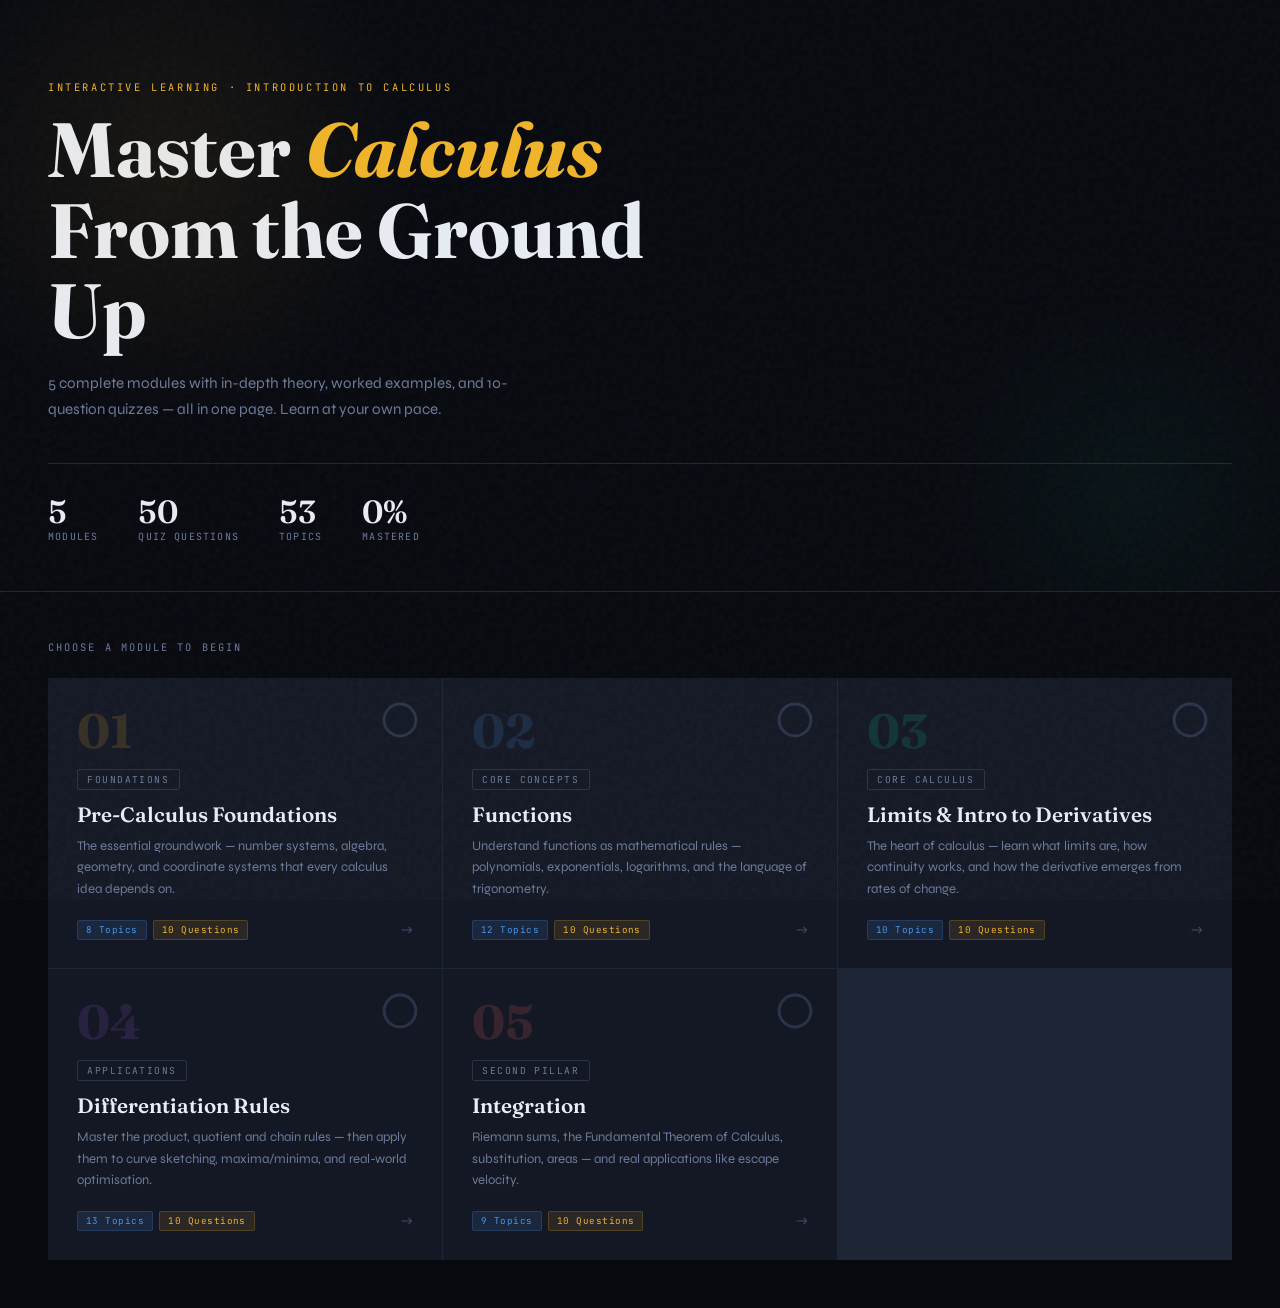
<file: index.html>
<!DOCTYPE html>
<html lang="en">
<head>
<meta charset="UTF-8"/>
<meta name="viewport" content="width=device-width,initial-scale=1.0"/>
<title>Calculus — Interactive Study App</title>
<link href="https://fonts.googleapis.com/css2?family=Fraunces:ital,opsz,wght@0,9..144,300;0,9..144,600;0,9..144,700;1,9..144,400&family=Syne:wght@400;600;700;800&family=JetBrains+Mono:wght@300;400;500&display=swap" rel="stylesheet"/>
<style>
*,*::before,*::after{box-sizing:border-box;margin:0;padding:0}
:root{
  --bg:#07090f;
  --surface:#0e1118;
  --card:#141824;
  --border:#1e2535;
  --border2:#2a3348;
  --text:#e8ecf4;
  --muted:#6b7a99;
  --dim:#3d4a66;
  --gold:#f0b429;
  --gold2:#ffd166;
  --teal:#06d6a0;
  --coral:#ff6b6b;
  --blue:#4895ef;
  --purple:#9b5de5;
  --font-display:'Fraunces',serif;
  --font-ui:'Syne',sans-serif;
  --font-mono:'JetBrains Mono',monospace;
}
html{scroll-behavior:smooth}
body{background:var(--bg);color:var(--text);font-family:var(--font-ui);min-height:100vh;overflow-x:hidden}

/* SCROLLBAR */
::-webkit-scrollbar{width:4px}
::-webkit-scrollbar-track{background:var(--bg)}
::-webkit-scrollbar-thumb{background:var(--border2);border-radius:4px}

/* GRAIN OVERLAY */
body::before{content:'';position:fixed;inset:0;background-image:url("data:image/svg+xml,%3Csvg viewBox='0 0 200 200' xmlns='http://www.w3.org/2000/svg'%3E%3Cfilter id='n'%3E%3CfeTurbulence type='fractalNoise' baseFrequency='0.85' numOctaves='4' stitchTiles='stitch'/%3E%3C/filter%3E%3Crect width='100%25' height='100%25' filter='url(%23n)' opacity='0.035'/%3E%3C/svg%3E");pointer-events:none;z-index:9999}

/* ═══ SCREENS ═══ */
.screen{display:none;min-height:100vh}
.screen.active{display:block}

/* ═══ HOME SCREEN ═══ */
#home{background:var(--bg)}
.home-hero{position:relative;padding:5rem 3rem 3rem;overflow:hidden;border-bottom:1px solid var(--border)}
.hero-glow{position:absolute;top:-80px;left:-80px;width:500px;height:500px;background:radial-gradient(circle,rgba(240,180,41,.07) 0%,transparent 70%);pointer-events:none}
.hero-glow2{position:absolute;bottom:-100px;right:-50px;width:400px;height:400px;background:radial-gradient(circle,rgba(6,214,160,.05) 0%,transparent 70%);pointer-events:none}
.home-label{font-family:var(--font-mono);font-size:.65rem;letter-spacing:.25em;text-transform:uppercase;color:var(--gold);margin-bottom:1rem}
.home-title{font-family:var(--font-display);font-size:clamp(2.8rem,6vw,5rem);font-weight:700;line-height:1.05;color:var(--text);max-width:700px}
.home-title span{font-style:italic;color:var(--gold)}
.home-sub{margin-top:1.2rem;font-size:.95rem;color:var(--muted);max-width:500px;line-height:1.7;font-weight:400}
.home-stats{display:flex;gap:2.5rem;margin-top:2.5rem;padding-top:2rem;border-top:1px solid var(--border)}
.hstat{display:flex;flex-direction:column;gap:.15rem}
.hstat-n{font-family:var(--font-display);font-size:2rem;font-weight:600;color:var(--text);line-height:1}
.hstat-l{font-family:var(--font-mono);font-size:.62rem;letter-spacing:.12em;text-transform:uppercase;color:var(--muted)}

.modules-section{padding:3rem}
.section-label{font-family:var(--font-mono);font-size:.65rem;letter-spacing:.2em;text-transform:uppercase;color:var(--muted);margin-bottom:1.5rem}
.modules-grid{display:grid;grid-template-columns:repeat(auto-fill,minmax(320px,1fr));gap:1px;background:var(--border)}

.module-card{background:var(--card);padding:1.8rem;cursor:pointer;transition:background .2s;position:relative;overflow:hidden}
.module-card::before{content:'';position:absolute;top:0;left:0;right:0;height:2px;background:linear-gradient(90deg,transparent,var(--accent,var(--gold)),transparent);opacity:0;transition:opacity .3s}
.module-card:hover{background:#181f30}
.module-card:hover::before{opacity:1}
.mc-num{font-family:var(--font-display);font-size:3rem;font-weight:700;line-height:1;margin-bottom:.8rem;opacity:.15}
.mc-tag{font-family:var(--font-mono);font-size:.6rem;letter-spacing:.15em;text-transform:uppercase;padding:.2rem .6rem;border:1px solid var(--border2);color:var(--muted);border-radius:2px;display:inline-block;margin-bottom:.8rem}
.mc-title{font-family:var(--font-display);font-size:1.3rem;font-weight:600;color:var(--text);margin-bottom:.5rem;line-height:1.2}
.mc-desc{font-size:.82rem;color:var(--muted);line-height:1.65;margin-bottom:1.2rem}
.mc-footer{display:flex;align-items:center;justify-content:space-between}
.mc-pills{display:flex;gap:.4rem}
.mc-pill{font-family:var(--font-mono);font-size:.58rem;padding:.18rem .5rem;border-radius:2px;letter-spacing:.05em}
.pill-theory{background:rgba(72,149,239,.12);color:var(--blue);border:1px solid rgba(72,149,239,.2)}
.pill-quiz{background:rgba(240,180,41,.1);color:var(--gold);border:1px solid rgba(240,180,41,.2)}
.mc-arrow{color:var(--dim);font-size:.9rem;transition:transform .2s,color .2s}
.module-card:hover .mc-arrow{transform:translateX(4px);color:var(--gold)}

/* Progress ring on cards */
.mc-progress{position:absolute;top:1.5rem;right:1.5rem;width:36px;height:36px}
.mc-progress svg{transform:rotate(-90deg)}
.mc-progress .track{fill:none;stroke:var(--border2);stroke-width:3}
.mc-progress .fill{fill:none;stroke-width:3;stroke-linecap:round;transition:stroke-dashoffset .5s}

/* ═══ LEARN SCREEN ═══ */
#learn{background:var(--bg)}
.learn-topbar{position:sticky;top:0;z-index:50;background:rgba(7,9,15,.92);backdrop-filter:blur(12px);border-bottom:1px solid var(--border);display:flex;align-items:center;gap:1rem;padding:.8rem 2rem}
.back-btn{font-family:var(--font-mono);font-size:.68rem;letter-spacing:.1em;text-transform:uppercase;color:var(--muted);background:none;border:1px solid var(--border2);padding:.35rem .8rem;cursor:pointer;border-radius:2px;transition:all .15s}
.back-btn:hover{border-color:var(--gold);color:var(--gold)}
.topbar-title{font-family:var(--font-display);font-size:1rem;font-weight:600;flex:1}
.topbar-tabs{display:flex;gap:0}
.ttab{font-family:var(--font-mono);font-size:.65rem;letter-spacing:.1em;text-transform:uppercase;padding:.5rem 1.1rem;border:none;background:none;color:var(--muted);cursor:pointer;border-bottom:2px solid transparent;transition:all .15s}
.ttab.active{color:var(--gold);border-bottom-color:var(--gold)}
.ttab:hover:not(.active){color:var(--text)}

/* Theory tab content */
.learn-body{display:none;padding:2.5rem 3rem;max-width:900px;margin:0 auto}
.learn-body.active{display:block;animation:fadeUp .35s ease}

@keyframes fadeUp{from{opacity:0;transform:translateY(10px)}to{opacity:1;transform:translateY(0)}}

/* Theory sections */
.theory-intro{background:var(--card);border:1px solid var(--border);border-left:3px solid var(--gold);padding:1.5rem 1.8rem;margin-bottom:2rem;border-radius:0 4px 4px 0}
.theory-intro p{font-size:.95rem;line-height:1.8;color:var(--text)}
.theory-intro strong{color:var(--gold)}

.topic-block{margin-bottom:2.5rem}
.topic-header{display:flex;align-items:center;gap:.8rem;margin-bottom:1rem;padding-bottom:.7rem;border-bottom:1px solid var(--border)}
.topic-icon{width:32px;height:32px;border-radius:6px;display:flex;align-items:center;justify-content:center;font-size:1rem;flex-shrink:0}
.topic-num{font-family:var(--font-mono);font-size:.7rem;color:var(--muted)}
.topic-title{font-family:var(--font-display);font-size:1.25rem;font-weight:600;color:var(--text)}

.theory-text{font-size:.9rem;line-height:1.85;color:#b8c4d8;margin-bottom:1rem}
.theory-text strong{color:var(--text)}
.theory-text em{color:var(--gold);font-style:normal}

/* Formula box */
.formula-box{background:var(--surface);border:1px solid var(--border2);border-radius:6px;padding:1rem 1.4rem;margin:1rem 0;font-family:var(--font-mono);font-size:.88rem;color:var(--gold2);line-height:1.7}
.formula-box .flabel{font-size:.6rem;letter-spacing:.15em;text-transform:uppercase;color:var(--muted);margin-bottom:.4rem}

/* Example box */
.example-box{background:rgba(6,214,160,.04);border:1px solid rgba(6,214,160,.15);border-radius:6px;padding:1.2rem 1.4rem;margin:1rem 0}
.ex-label{font-family:var(--font-mono);font-size:.6rem;letter-spacing:.15em;text-transform:uppercase;color:var(--teal);margin-bottom:.5rem}
.ex-text{font-size:.87rem;line-height:1.75;color:#a8d8ca}

/* Tip box */
.tip-box{background:rgba(240,180,41,.04);border:1px solid rgba(240,180,41,.15);border-radius:6px;padding:1rem 1.4rem;margin:1rem 0;display:flex;gap:.8rem;align-items:flex-start}
.tip-icon{font-size:1rem;flex-shrink:0;margin-top:.1rem}
.tip-text{font-size:.85rem;line-height:1.7;color:#d4b87a}

/* Visual analogy */
.analogy-box{background:rgba(72,149,239,.04);border:1px solid rgba(72,149,239,.15);border-radius:6px;padding:1.2rem 1.4rem;margin:1rem 0}
.analogy-label{font-family:var(--font-mono);font-size:.6rem;letter-spacing:.15em;text-transform:uppercase;color:var(--blue);margin-bottom:.4rem}
.analogy-text{font-size:.87rem;line-height:1.75;color:#a0b8e0}

/* Step list */
.step-list{list-style:none;margin:1rem 0;display:flex;flex-direction:column;gap:.6rem}
.step-list li{display:flex;gap:.8rem;align-items:flex-start;font-size:.88rem;line-height:1.6;color:#b8c4d8}
.step-list .step-n{font-family:var(--font-mono);font-size:.7rem;min-width:22px;height:22px;border-radius:50%;background:var(--border2);color:var(--muted);display:flex;align-items:center;justify-content:center;flex-shrink:0;margin-top:.1rem}

/* ═══ QUIZ TAB ═══ */
.quiz-container{padding:2rem 3rem;max-width:780px;margin:0 auto}
.quiz-header{margin-bottom:2rem}
.quiz-title{font-family:var(--font-display);font-size:1.6rem;font-weight:600;margin-bottom:.4rem}
.quiz-sub{font-size:.85rem;color:var(--muted);font-family:var(--font-mono)}

/* Quiz progress */
.quiz-prog-bar{height:3px;background:var(--border);border-radius:2px;margin-bottom:2rem;overflow:hidden}
.quiz-prog-fill{height:100%;background:linear-gradient(90deg,var(--gold),var(--gold2));border-radius:2px;transition:width .4s ease}

.question-card{background:var(--card);border:1px solid var(--border);border-radius:8px;padding:1.8rem;margin-bottom:1.2rem;animation:fadeUp .3s ease}
.q-meta{display:flex;justify-content:space-between;align-items:center;margin-bottom:1.2rem}
.q-num{font-family:var(--font-mono);font-size:.65rem;letter-spacing:.15em;text-transform:uppercase;color:var(--muted)}
.q-diff{font-family:var(--font-mono);font-size:.6rem;padding:.15rem .5rem;border-radius:2px}
.diff-easy{background:rgba(6,214,160,.1);color:var(--teal);border:1px solid rgba(6,214,160,.2)}
.diff-medium{background:rgba(240,180,41,.1);color:var(--gold);border:1px solid rgba(240,180,41,.2)}
.diff-hard{background:rgba(255,107,107,.1);color:var(--coral);border:1px solid rgba(255,107,107,.2)}

.q-text{font-size:1rem;line-height:1.6;color:var(--text);margin-bottom:1.4rem;font-weight:400}
.q-formula{font-family:var(--font-mono);font-size:.9rem;color:var(--gold2);background:var(--surface);padding:.4rem .8rem;border-radius:4px;display:inline-block;margin-bottom:.8rem}

.options-grid{display:flex;flex-direction:column;gap:.6rem}
.opt-btn{display:flex;align-items:center;gap:.8rem;padding:.9rem 1.1rem;background:var(--surface);border:1px solid var(--border2);border-radius:6px;cursor:pointer;text-align:left;transition:all .2s;width:100%}
.opt-btn:hover:not(.answered){background:rgba(255,255,255,.03);border-color:var(--dim)}
.opt-letter{font-family:var(--font-mono);font-size:.7rem;min-width:24px;height:24px;border-radius:50%;background:var(--border2);color:var(--muted);display:flex;align-items:center;justify-content:center;flex-shrink:0;transition:all .2s}
.opt-text{font-size:.88rem;color:#b8c4d8;line-height:1.4}
.opt-btn.correct{background:rgba(6,214,160,.08);border-color:rgba(6,214,160,.4)}
.opt-btn.correct .opt-letter{background:var(--teal);color:#0a1a15}
.opt-btn.wrong{background:rgba(255,107,107,.08);border-color:rgba(255,107,107,.4)}
.opt-btn.wrong .opt-letter{background:var(--coral);color:#1a0a0a}
.opt-btn.reveal{background:rgba(6,214,160,.04);border-color:rgba(6,214,160,.2)}

.q-explanation{margin-top:1rem;padding:1rem 1.2rem;background:rgba(6,214,160,.04);border:1px solid rgba(6,214,160,.12);border-radius:6px;display:none}
.q-explanation.show{display:block;animation:fadeUp .25s ease}
.exp-label{font-family:var(--font-mono);font-size:.6rem;letter-spacing:.15em;text-transform:uppercase;color:var(--teal);margin-bottom:.4rem}
.exp-text{font-size:.84rem;line-height:1.7;color:#a8d8ca}

.quiz-nav{display:flex;justify-content:space-between;align-items:center;padding-top:1.5rem}
.qnav-info{font-family:var(--font-mono);font-size:.68rem;color:var(--muted)}

/* Quiz result */
.quiz-result{display:none;text-align:center;padding:3rem;animation:fadeUp .4s ease}
.quiz-result.show{display:block}
.result-ring{position:relative;width:140px;height:140px;margin:0 auto 2rem}
.result-ring svg{transform:rotate(-90deg)}
.result-score-text{position:absolute;inset:0;display:flex;flex-direction:column;align-items:center;justify-content:center}
.result-big{font-family:var(--font-display);font-size:2rem;font-weight:700;line-height:1}
.result-denom{font-family:var(--font-mono);font-size:.65rem;color:var(--muted)}
.result-grade{font-family:var(--font-display);font-size:1.8rem;font-weight:600;margin-bottom:.5rem}
.result-msg{font-size:.9rem;color:var(--muted);margin-bottom:2rem;line-height:1.6}
.result-breakdown{display:flex;justify-content:center;gap:2rem;margin-bottom:2rem}
.rb-stat{display:flex;flex-direction:column;gap:.2rem;align-items:center}
.rb-val{font-family:var(--font-display);font-size:1.4rem;font-weight:600}
.rb-lbl{font-family:var(--font-mono);font-size:.6rem;letter-spacing:.1em;text-transform:uppercase;color:var(--muted)}
.correct-val{color:var(--teal)}
.wrong-val{color:var(--coral)}

/* Buttons */
.btn-primary{font-family:var(--font-ui);font-size:.85rem;font-weight:600;letter-spacing:.05em;padding:.7rem 1.8rem;background:var(--gold);color:#0a0800;border:none;border-radius:4px;cursor:pointer;transition:all .2s}
.btn-primary:hover{background:var(--gold2);transform:translateY(-1px)}
.btn-outline{font-family:var(--font-ui);font-size:.85rem;font-weight:600;padding:.7rem 1.8rem;background:none;color:var(--text);border:1px solid var(--border2);border-radius:4px;cursor:pointer;transition:all .2s}
.btn-outline:hover{border-color:var(--gold);color:var(--gold)}
.btn-sm{padding:.45rem 1rem;font-size:.78rem}

/* Module colors */
.m1{--accent:#f0b429;--accent-rgb:240,180,41}
.m2{--accent:#4895ef;--accent-rgb:72,149,239}
.m3{--accent:#06d6a0;--accent-rgb:6,214,160}
.m4{--accent:#9b5de5;--accent-rgb:155,93,229}
.m5{--accent:#ff6b6b;--accent-rgb:255,107,107}

/* Responsive */
@media(max-width:680px){
  .home-hero,.modules-section,.learn-body,.quiz-container{padding:1.5rem}
  .learn-topbar{padding:.8rem 1rem}
  .learn-body{padding:1.5rem}
  .home-title{font-size:2.2rem}
}
</style>
</head>
<body>

<!-- ═══ HOME SCREEN ═══ -->
<div class="screen active" id="home">
  <div class="home-hero">
    <div class="hero-glow"></div>
    <div class="hero-glow2"></div>
    <div class="home-label">Interactive Learning · Introduction to Calculus</div>
    <h1 class="home-title">Master <span>Calculus</span><br/>From the Ground Up</h1>
    <p class="home-sub">5 complete modules with in-depth theory, worked examples, and 10-question quizzes — all in one page. Learn at your own pace.</p>
    <div class="home-stats">
      <div class="hstat"><span class="hstat-n">5</span><span class="hstat-l">Modules</span></div>
      <div class="hstat"><span class="hstat-n">50</span><span class="hstat-l">Quiz Questions</span></div>
      <div class="hstat"><span class="hstat-n">53</span><span class="hstat-l">Topics</span></div>
      <div class="hstat"><span class="hstat-n" id="globalPct">0%</span><span class="hstat-l">Mastered</span></div>
    </div>
  </div>

  <div class="modules-section">
    <div class="section-label">Choose a Module to Begin</div>
    <div class="modules-grid">

      <div class="module-card m1" onclick="openModule(0)">
        <div class="mc-progress"><svg viewBox="0 0 36 36"><circle class="track" cx="18" cy="18" r="15.9"/><circle class="fill" cx="18" cy="18" r="15.9" stroke="var(--gold)" stroke-dasharray="100 100" stroke-dashoffset="100" id="prog-ring-0"/></svg></div>
        <div class="mc-num" style="color:var(--gold)">01</div>
        <span class="mc-tag">Foundations</span>
        <div class="mc-title">Pre-Calculus Foundations</div>
        <div class="mc-desc">The essential groundwork — number systems, algebra, geometry, and coordinate systems that every calculus idea depends on.</div>
        <div class="mc-footer"><div class="mc-pills"><span class="mc-pill pill-theory">8 Topics</span><span class="mc-pill pill-quiz">10 Questions</span></div><span class="mc-arrow">→</span></div>
      </div>

      <div class="module-card m2" onclick="openModule(1)">
        <div class="mc-progress"><svg viewBox="0 0 36 36"><circle class="track" cx="18" cy="18" r="15.9"/><circle class="fill" cx="18" cy="18" r="15.9" stroke="var(--blue)" stroke-dasharray="100 100" stroke-dashoffset="100" id="prog-ring-1"/></svg></div>
        <div class="mc-num" style="color:var(--blue)">02</div>
        <span class="mc-tag">Core Concepts</span>
        <div class="mc-title">Functions</div>
        <div class="mc-desc">Understand functions as mathematical rules — polynomials, exponentials, logarithms, and the language of trigonometry.</div>
        <div class="mc-footer"><div class="mc-pills"><span class="mc-pill pill-theory">12 Topics</span><span class="mc-pill pill-quiz">10 Questions</span></div><span class="mc-arrow">→</span></div>
      </div>

      <div class="module-card m3" onclick="openModule(2)">
        <div class="mc-progress"><svg viewBox="0 0 36 36"><circle class="track" cx="18" cy="18" r="15.9"/><circle class="fill" cx="18" cy="18" r="15.9" stroke="var(--teal)" stroke-dasharray="100 100" stroke-dashoffset="100" id="prog-ring-2"/></svg></div>
        <div class="mc-num" style="color:var(--teal)">03</div>
        <span class="mc-tag">Core Calculus</span>
        <div class="mc-title">Limits &amp; Intro to Derivatives</div>
        <div class="mc-desc">The heart of calculus — learn what limits are, how continuity works, and how the derivative emerges from rates of change.</div>
        <div class="mc-footer"><div class="mc-pills"><span class="mc-pill pill-theory">10 Topics</span><span class="mc-pill pill-quiz">10 Questions</span></div><span class="mc-arrow">→</span></div>
      </div>

      <div class="module-card m4" onclick="openModule(3)">
        <div class="mc-progress"><svg viewBox="0 0 36 36"><circle class="track" cx="18" cy="18" r="15.9"/><circle class="fill" cx="18" cy="18" r="15.9" stroke="var(--purple)" stroke-dasharray="100 100" stroke-dashoffset="100" id="prog-ring-3"/></svg></div>
        <div class="mc-num" style="color:var(--purple)">04</div>
        <span class="mc-tag">Applications</span>
        <div class="mc-title">Differentiation Rules</div>
        <div class="mc-desc">Master the product, quotient and chain rules — then apply them to curve sketching, maxima/minima, and real-world optimisation.</div>
        <div class="mc-footer"><div class="mc-pills"><span class="mc-pill pill-theory">13 Topics</span><span class="mc-pill pill-quiz">10 Questions</span></div><span class="mc-arrow">→</span></div>
      </div>

      <div class="module-card m5" onclick="openModule(4)">
        <div class="mc-progress"><svg viewBox="0 0 36 36"><circle class="track" cx="18" cy="18" r="15.9"/><circle class="fill" cx="18" cy="18" r="15.9" stroke="var(--coral)" stroke-dasharray="100 100" stroke-dashoffset="100" id="prog-ring-4"/></svg></div>
        <div class="mc-num" style="color:var(--coral)">05</div>
        <span class="mc-tag">Second Pillar</span>
        <div class="mc-title">Integration</div>
        <div class="mc-desc">Riemann sums, the Fundamental Theorem of Calculus, substitution, areas — and real applications like escape velocity.</div>
        <div class="mc-footer"><div class="mc-pills"><span class="mc-pill pill-theory">9 Topics</span><span class="mc-pill pill-quiz">10 Questions</span></div><span class="mc-arrow">→</span></div>
      </div>

    </div>
  </div>
</div>

<!-- ═══ LEARN SCREEN ═══ -->
<div class="screen" id="learn">
  <div class="learn-topbar">
    <button class="back-btn" onclick="goHome()">← Home</button>
    <span class="topbar-title" id="learnTitle">Module</span>
    <div class="topbar-tabs">
      <button class="ttab active" onclick="switchTab('theory')" id="tab-theory">📖 Theory</button>
      <button class="ttab" onclick="switchTab('quiz')" id="tab-quiz">✏️ Quiz</button>
    </div>
  </div>

  <!-- THEORY -->
  <div class="learn-body active" id="body-theory">
    <div id="theoryContent"></div>
  </div>

  <!-- QUIZ -->
  <div class="learn-body" id="body-quiz">
    <div class="quiz-container" id="quizContent"></div>
  </div>
</div>

<script>
// ══════════════════════════════════════════════
// DATA — MODULES
// ══════════════════════════════════════════════
const MODULES = [

// ─── MODULE 0: PRE-CALCULUS ───
{
  id:0, title:"Pre-Calculus Foundations", color:"var(--gold)",
  theory:[
    {
      icon:"🔢", title:"The Real Number Line",
      content:`The <strong>real number line</strong> is an infinite line where every point corresponds to exactly one real number. Numbers to the right are <em>larger</em>, numbers to the left are <em>smaller</em>.

Real numbers include: integers (...−2, −1, 0, 1, 2...), fractions (½, ¾), irrational numbers (√2, π), and decimals.`,
      formula:`ℝ = {rational numbers} ∪ {irrational numbers}`,
      example:`The number 3.14159... (π) cannot be written as a fraction — it's irrational. But √4 = 2, which IS rational.`,
      tip:`Think of the real line like a ruler stretching infinitely in both directions. Every imaginable number lives somewhere on it.`
    },
    {
      icon:"📐", title:"Algebraic Expressions",
      content:`An <strong>algebraic expression</strong> uses numbers, variables (like x, y), and operations. To simplify, we collect <em>like terms</em> — terms with the same variable and power.

Key operations: expanding brackets uses the distributive law, factoring does the reverse.`,
      formula:`a(b + c) = ab + ac   [Distributive Law]
(a + b)² = a² + 2ab + b²
(a − b)(a + b) = a² − b²`,
      example:`Simplify: 3x² + 5x − 2x² + x = (3−2)x² + (5+1)x = x² + 6x`,
      tip:`Always check if an expression can be factored — it usually makes further calculations much easier.`
    },
    {
      icon:"📏", title:"Pythagoras & Irrational Numbers",
      content:`The <strong>Pythagorean Theorem</strong> states that in a right-angled triangle, the square of the hypotenuse equals the sum of squares of the other two sides.

√2 is <em>irrational</em> — it cannot be written as p/q where p and q are integers. This was a shocking discovery for ancient mathematicians!`,
      formula:`a² + b² = c²   (c = hypotenuse)
√2 ≈ 1.41421356...   (never repeats, never ends)`,
      example:`A right triangle with sides 3 and 4 has hypotenuse: c = √(9+16) = √25 = 5`,
      analogy:`Think of √2 as the diagonal of a unit square. You can draw it perfectly, but you can never write it as an exact fraction.`
    },
    {
      icon:"⚖️", title:"Equations & Inequalities",
      content:`An <strong>equation</strong> states that two expressions are equal (uses =). An <strong>inequality</strong> states one expression is larger or smaller (uses <, >, ≤, ≥).

Solving means finding all values of the variable that make the statement true. With inequalities, <em>flipping the sign</em> when multiplying/dividing by a negative is critical.`,
      formula:`If a < b and c < 0, then ac > bc   (sign flips!)
Interval notation: (a,b) means a < x < b
                   [a,b] means a ≤ x ≤ b`,
      example:`Solve: −2x > 6 → divide both sides by −2 (flip!) → x < −3. Answer: (−∞, −3)`,
      tip:`Always flip the inequality sign when you multiply or divide by a NEGATIVE number. This is the #1 source of errors.`
    },
    {
      icon:"➕", title:"Sign Diagrams",
      content:`A <strong>sign diagram</strong> shows where a function (or expression) is positive (+) or negative (−). This is extremely useful for solving inequalities and understanding function behaviour.

Steps: 1) Find zeros/undefined points. 2) Mark them on a number line. 3) Test a value in each interval. 4) Write + or − in each region.`,
      formula:`For f(x) = (x−2)(x+3):
Zeros at x = 2 and x = −3
Sign: −−−(−3)+++(2)−−−`,
      example:`Where is (x−1)(x+2) > 0? Zeros: x=1 and x=−2. Testing: x=0 gives (−1)(2)=−2<0. So negative between roots, positive outside.`,
      analogy:`Sign diagrams are like a weather map — they tell you where things are "positive" (sunny) or "negative" (rainy) without computing exact values.`
    },
    {
      icon:"📍", title:"Distance & Absolute Value",
      content:`The <strong>absolute value</strong> |x| gives the distance from x to zero — always non-negative. The distance between two numbers a and b on the number line is |a − b|.

Absolute value equations can have TWO solutions because both +x and −x are the same distance from zero.`,
      formula:`|x| = x  if x ≥ 0
|x| = −x  if x < 0
distance(a,b) = |a − b|`,
      example:`|x − 3| = 5 means the distance from x to 3 is 5, so x = 8 or x = −2.`,
      tip:`|x| < r means −r < x < r (x is within distance r of zero). |x| > r means x > r OR x < −r.`
    },
    {
      icon:"🗺️", title:"Coordinate Systems",
      content:`The <strong>Cartesian coordinate system</strong> uses two perpendicular number lines (x-axis and y-axis) to describe every point in a plane using an ordered pair (x, y).

The x-value is the <em>horizontal</em> position, the y-value is the <em>vertical</em> position. The four quadrants are labelled I to IV.`,
      formula:`Point P = (x, y)
Distance between P₁(x₁,y₁) and P₂(x₂,y₂):
d = √[(x₂−x₁)² + (y₂−y₁)²]
Midpoint = ((x₁+x₂)/2, (y₁+y₂)/2)`,
      example:`Distance from (1, 2) to (4, 6): d = √[(4−1)² + (6−2)²] = √[9+16] = √25 = 5`,
      analogy:`Think of coordinates like a city grid — "5 blocks east, 3 blocks north" uniquely identifies any location.`
    },
    {
      icon:"〰️", title:"Lines & Circles in the Plane",
      content:`A <strong>line</strong> in the plane is defined by its slope (steepness) and a point it passes through. A <strong>circle</strong> is the set of all points at a fixed distance (radius) from a center point.

Slope m = rise/run = change in y ÷ change in x. Parallel lines have equal slopes; perpendicular lines have slopes that multiply to −1.`,
      formula:`Line:   y = mx + b  (slope-intercept form)
        y − y₁ = m(x − x₁)  (point-slope form)
Circle: (x − h)² + (y − k)² = r²
        (center (h,k), radius r)`,
      example:`Circle center (2,−1) radius 3: (x−2)² + (y+1)² = 9`,
      tip:`To find the equation of a line you need TWO pieces of info: a point AND the slope (or two points to calculate the slope).`
    }
  ],
  quiz:[
    {q:"What is the absolute value of −7?", opts:["−7","7","49","0"], ans:1, diff:"easy", exp:"Absolute value is the distance from zero — always positive. |−7| = 7."},
    {q:"Simplify the expression: 4x² − 3x + 2x² + 5x", opts:["6x² + 2x","2x² + 8x","6x + 2x²","6x² − 8x"], ans:0, diff:"easy", exp:"Collect like terms: (4+2)x² + (−3+5)x = 6x² + 2x."},
    {q:"A right triangle has legs of length 5 and 12. What is the hypotenuse?", opts:["13","17","169","√119"], ans:0, diff:"easy", exp:"c = √(5²+12²) = √(25+144) = √169 = 13. This is a famous Pythagorean triple!"},
    {q:"Solve the inequality: −3x > 12", opts:["x > −4","x < −4","x > 4","x < 4"], ans:1, diff:"medium", exp:"Divide both sides by −3 and FLIP the sign: x < −4."},
    {q:"What is the distance between the points (1, 3) and (4, 7)?", opts:["5","7","√7","25"], ans:0, diff:"medium", exp:"d = √[(4−1)² + (7−3)²] = √[9+16] = √25 = 5."},
    {q:"Which equation represents a circle with centre (0, 0) and radius 4?", opts:["x + y = 4","x² + y² = 4","x² + y² = 16","x² − y² = 16"], ans:2, diff:"easy", exp:"Circle formula: x² + y² = r². Here r = 4, so r² = 16."},
    {q:"The slope of a line passing through (2, 3) and (6, 11) is:", opts:["2","3","½","4"], ans:0, diff:"medium", exp:"m = (11−3)/(6−2) = 8/4 = 2."},
    {q:"Solve: |x − 2| = 6", opts:["x = 8 only","x = −4 only","x = 8 or x = −4","x = 4 or x = −8"], ans:2, diff:"medium", exp:"Distance from x to 2 equals 6: x − 2 = 6 → x = 8, or x − 2 = −6 → x = −4."},
    {q:"Where is the expression (x + 1)(x − 3) negative?", opts:["x < −1 or x > 3","−1 < x < 3","x > 3","x < −1"], ans:1, diff:"hard", exp:"Zeros at x=−1 and x=3. Testing x=0: (1)(−3)=−3 < 0. So negative between the roots."},
    {q:"What is the midpoint between (−2, 4) and (8, −2)?", opts:["(3, 1)","(6, 2)","(5, 1)","(3, 3)"], ans:0, diff:"medium", exp:"Midpoint = ((−2+8)/2, (4+(−2))/2) = (6/2, 2/2) = (3, 1)."}
  ]
},

// ─── MODULE 1: FUNCTIONS ───
{
  id:1, title:"Functions", color:"var(--blue)",
  theory:[
    {
      icon:"🔄", title:"Functions as Rules",
      content:`A <strong>function</strong> is a rule that assigns to each input exactly ONE output. We write f(x) to mean "apply rule f to input x". The set of valid inputs is the <em>domain</em>, the set of outputs is the <em>range</em>.

The key test: for every x in the domain, there is exactly one y. A vertical line hitting a graph twice means it's NOT a function.`,
      formula:`f: domain → range
f(x) means "f applied to x"
Vertical Line Test: each x maps to ONE y`,
      example:`f(x) = x² + 1. Then f(3) = 9 + 1 = 10. f(−3) = 9 + 1 = 10 also! (Different inputs, same output — that's fine.)`,
      tip:`A function is like a machine: you put something in, you get exactly one thing out. You can get the same output from different inputs, but never two outputs from one input.`
    },
    {
      icon:"⛰️", title:"Parabolas & Quadratics",
      content:`A <strong>quadratic function</strong> f(x) = ax² + bx + c produces a U-shaped curve called a <em>parabola</em>. If a > 0 it opens upward (happy face); if a < 0 it opens downward (sad face).

The <strong>vertex</strong> is the turning point — the minimum if a > 0, maximum if a < 0.`,
      formula:`f(x) = ax² + bx + c
Vertex x-coordinate: x = −b/(2a)
Vertex form: f(x) = a(x − h)² + k`,
      example:`f(x) = x² − 4x + 3. Vertex at x = −(−4)/(2·1) = 2. f(2) = 4−8+3 = −1. So vertex = (2, −1).`,
      analogy:`A parabola is like the path of a ball thrown in the air — it rises, hits a peak (vertex), then falls.`
    },
    {
      icon:"🧮", title:"Quadratic Formula",
      content:`When you can't easily factor a quadratic, the <strong>quadratic formula</strong> always works. The <em>discriminant</em> Δ = b² − 4ac tells you how many real solutions exist before you even solve it.`,
      formula:`x = (−b ± √(b² − 4ac)) / (2a)
Discriminant Δ = b² − 4ac:
  Δ > 0 → 2 real roots
  Δ = 0 → 1 repeated root  
  Δ < 0 → no real roots (complex)`,
      example:`Solve 2x² − 3x − 2 = 0: Δ = 9 + 16 = 25. x = (3 ± 5)/4. So x = 2 or x = −½`,
      tip:`Always calculate Δ first! If it's negative, stop — there are no real solutions and you're in complex number territory.`
    },
    {
      icon:"📈", title:"Exponential Functions",
      content:`An <strong>exponential function</strong> has the variable in the exponent: f(x) = aˣ. If a > 1, the function grows rapidly (exponential growth). If 0 < a < 1, it decays toward zero.

The most important base is <em>e ≈ 2.718</em> — called Euler's number. It appears naturally in growth, decay, and calculus.`,
      formula:`f(x) = aˣ  (a > 0, a ≠ 1)
f(x) = eˣ  (natural exponential)
Growth: a > 1 | Decay: 0 < a < 1`,
      example:`Bacteria doubling every hour: N(t) = N₀ · 2ᵗ. After 10 hours, 1000 bacteria → 1000 × 2¹⁰ = 1,024,000!`,
      analogy:`Exponential growth is like compound interest — small increases stack on top of each other and eventually explode.`
    },
    {
      icon:"🪵", title:"Logarithmic Functions",
      content:`The <strong>logarithm</strong> is the inverse of the exponential — it answers "what power do I raise a to, to get x?". The natural log ln(x) = log_e(x) is the most important in calculus.

Key properties allow multiplication to become addition, and exponents to become multiplication — making complex calculations manageable.`,
      formula:`logₐ(x) = y  ↔  aʸ = x
ln(x) = log_e(x)
Key Laws:
  ln(xy) = ln(x) + ln(y)
  ln(x/y) = ln(x) − ln(y)
  ln(xⁿ) = n·ln(x)`,
      example:`ln(e³) = 3 because e³ = e³. log₁₀(1000) = 3 because 10³ = 1000.`,
      tip:`Logs and exponentials always undo each other: ln(eˣ) = x and e^(ln x) = x. This is hugely useful in calculus.`
    },
    {
      icon:"🔁", title:"Inverse & Composite Functions",
      content:`The <strong>inverse function</strong> f⁻¹(x) undoes what f does. If f(3) = 7, then f⁻¹(7) = 3. Graphically, the inverse is a reflection across the line y = x.

A <strong>composite function</strong> f(g(x)) means apply g first, then f. Think of it as chaining machines together.`,
      formula:`f(f⁻¹(x)) = x  and  f⁻¹(f(x)) = x
(f∘g)(x) = f(g(x))  [composite]
To find inverse: swap x and y, then solve for y`,
      example:`f(x) = 2x + 3. Inverse: y = 2x+3 → x = 2y+3 → y = (x−3)/2. So f⁻¹(x) = (x−3)/2.`,
      analogy:`Inverse functions are like GPS vs. a journey — one gets you from A to B, the other brings you back from B to A.`
    },
    {
      icon:"🌊", title:"Trigonometric Functions",
      content:`<strong>Sine, cosine, and tangent</strong> relate angles to ratios of sides in a right triangle. On the <em>unit circle</em> (radius = 1), cos(θ) is the x-coordinate and sin(θ) is the y-coordinate at angle θ.

These functions are <em>periodic</em> — they repeat every 2π radians (360°). They describe waves, oscillations, and cycles throughout science.`,
      formula:`sin θ = opposite/hypotenuse
cos θ = adjacent/hypotenuse  
tan θ = sin θ / cos θ
Key identity: sin²θ + cos²θ = 1
Period of sin and cos: 2π`,
      example:`sin(π/6) = ½,  cos(π/3) = ½,  tan(π/4) = 1`,
      tip:`Memorise the unit circle! Key values: 0°(0), 30°(π/6), 45°(π/4), 60°(π/3), 90°(π/2). Everything else follows from symmetry.`
    },
    {
      icon:"🔃", title:"Polynomial & Power Functions",
      content:`A <strong>polynomial</strong> is a sum of terms of the form axⁿ. The <em>degree</em> is the highest power. <strong>Power functions</strong> are f(x) = xⁿ — they grow and decay in characteristic shapes.

End behaviour is determined by the leading term: even degree → both ends same direction; odd degree → ends go opposite directions.`,
      formula:`P(x) = aₙxⁿ + aₙ₋₁xⁿ⁻¹ + ... + a₁x + a₀
Power function: f(x) = xⁿ
For large |x|, P(x) ≈ aₙxⁿ  (leading term dominates)`,
      example:`f(x) = x³ − 3x: As x→+∞, f→+∞. As x→−∞, f→−∞ (odd degree, positive leading).`,
      analogy:`Think of the leading term as the "boss" — for very large x, it completely controls the behaviour of the whole polynomial.`
    }
  ],
  quiz:[
    {q:"For f(x) = 3x − 5, what is f(4)?", opts:["7","12","17","−7"], ans:0, diff:"easy", exp:"f(4) = 3(4) − 5 = 12 − 5 = 7."},
    {q:"What is the vertex of f(x) = x² − 6x + 8?", opts:["(3, −1)","(6, 8)","(3, 1)","(−3, −1)"], ans:0, diff:"medium", exp:"Vertex x = −(−6)/(2·1) = 3. f(3) = 9−18+8 = −1. Vertex = (3,−1)."},
    {q:"Using the quadratic formula, how many real roots does x² + 2x + 5 = 0 have?", opts:["2","1","0","3"], ans:2, diff:"medium", exp:"Δ = 4 − 20 = −16 < 0. Negative discriminant means no real roots."},
    {q:"What does ln(e⁴) equal?", opts:["e⁴","4e","4","1/4"], ans:2, diff:"easy", exp:"ln and e are inverse functions: ln(eˣ) = x, so ln(e⁴) = 4."},
    {q:"If f(x) = 2x + 1, what is f⁻¹(x)?", opts:["(x−1)/2","2x−1","x/2 + 1","(x+1)/2"], ans:0, diff:"medium", exp:"Let y = 2x+1. Swap: x = 2y+1. Solve: y = (x−1)/2."},
    {q:"sin²(θ) + cos²(θ) = ?", opts:["0","2","1","sin(2θ)"], ans:2, diff:"easy", exp:"This is the fundamental Pythagorean identity — always equals 1 for any angle θ."},
    {q:"What is the period of f(x) = sin(x)?", opts:["π","2π","π/2","4π"], ans:1, diff:"easy", exp:"sin(x) repeats every 2π radians — that's one full revolution of the unit circle."},
    {q:"If f(x) = x² and g(x) = x + 3, what is f(g(2))?", opts:["7","25","10","49"], ans:1, diff:"medium", exp:"g(2) = 5. Then f(g(2)) = f(5) = 25."},
    {q:"Which function represents exponential DECAY?", opts:["f(x) = 2ˣ","f(x) = (½)ˣ","f(x) = x²","f(x) = eˣ"], ans:1, diff:"easy", exp:"For 0 < a < 1, aˣ decreases. (½)ˣ gets smaller as x increases — that's decay."},
    {q:"Using log laws: log(100) − log(10) = ?", opts:["log(90)","log(10)","1","2"], ans:2, diff:"hard", exp:"log(100/10) = log(10) = 1. (Assuming base 10.)"}
  ]
},

// ─── MODULE 2: LIMITS & DERIVATIVES ───
{
  id:2, title:"Limits & Introduction to Derivatives", color:"var(--teal)",
  theory:[
    {
      icon:"🎯", title:"What is a Limit?",
      content:`A <strong>limit</strong> describes the value a function <em>approaches</em> as the input gets close to some value — even if the function isn't defined there. We write lim(x→a) f(x) = L.

The key idea: we're asking "where is f(x) heading?" not "what is f(a)?". The function may be undefined at x = a yet still have a limit.`,
      formula:`lim(x→a) f(x) = L
means: as x gets arbitrarily close to a,
f(x) gets arbitrarily close to L

Left-hand limit:  lim(x→a⁻) f(x)
Right-hand limit: lim(x→a⁺) f(x)`,
      example:`f(x) = (x²−1)/(x−1). At x=1, undefined (0/0). But factor: (x−1)(x+1)/(x−1) = x+1. So the limit as x→1 is 2.`,
      analogy:`Imagine driving toward a city. The limit is the city you're heading toward — whether or not you actually arrive (the function may be undefined at that point).`
    },
    {
      icon:"📊", title:"Limit Laws",
      content:`<strong>Limit laws</strong> let you break complicated limits into simpler ones. The sum, difference, product, and quotient of limits follow intuitive rules.

The <em>squeeze theorem</em> is powerful when direct calculation is hard: if g(x) ≤ f(x) ≤ h(x) near a, and g and h both approach L, then f also approaches L.`,
      formula:`lim[f(x) + g(x)] = lim f(x) + lim g(x)
lim[f(x) · g(x)] = lim f(x) · lim g(x)
lim[f(x)/g(x)] = lim f(x) / lim g(x)  (if denominator ≠ 0)
lim[f(x)]ⁿ = [lim f(x)]ⁿ`,
      example:`lim(x→3)[x² + 2x] = lim(x²) + lim(2x) = 9 + 6 = 15`,
      tip:`For polynomial and most rational functions, you can simply substitute x = a to find the limit — as long as you don't get 0/0 (indeterminate form).`
    },
    {
      icon:"🔀", title:"Continuity",
      content:`A function is <strong>continuous</strong> at x = a if: 1) f(a) is defined, 2) the limit exists at x = a, AND 3) the limit equals f(a).

Intuitively: you can draw the graph without lifting your pencil. Discontinuities come in three flavours: <em>removable</em> (a hole), <em>jump</em> (two different sides), and <em>infinite</em> (vertical asymptote).`,
      formula:`f is continuous at x = a if:
  lim(x→a) f(x) = f(a)
  
Three conditions:
  1) f(a) exists
  2) lim(x→a) f(x) exists
  3) They are equal`,
      example:`f(x) = 1/x is discontinuous at x = 0 (undefined). f(x) = |x| is continuous everywhere.`,
      analogy:`Continuity means no sudden jumps or breaks in the graph — like a road with no gaps or holes.`
    },
    {
      icon:"⚡", title:"The Derivative — What It Is",
      content:`The <strong>derivative</strong> f'(x) measures the <em>instantaneous rate of change</em> of a function — the slope of the tangent line at any point.

It's defined as the limit of the slope of secant lines as the two points get closer and closer together. This elegant definition unites geometry (tangent slope) and motion (velocity).`,
      formula:`f'(x) = lim(h→0) [f(x+h) − f(x)] / h

This is called differentiation from first principles.
f'(x) is read "f prime of x"`,
      example:`f(x) = x². f'(x) = lim(h→0)[(x+h)² − x²]/h = lim(h→0)[2xh + h²]/h = lim(h→0)(2x + h) = 2x`,
      analogy:`Think of a car's speedometer — it shows the instantaneous speed (rate of change of position). The derivative does the same for any function.`
    },
    {
      icon:"📐", title:"Basic Differentiation Rules",
      content:`Rather than using first principles every time, we have powerful <strong>shortcut rules</strong>. The power rule is the most-used: differentiate xⁿ by multiplying by n and reducing the power by 1.

Constants differentiate to zero (a flat line has no slope), and the derivative of a sum is the sum of derivatives.`,
      formula:`Power Rule:    d/dx[xⁿ] = nxⁿ⁻¹
Constant:      d/dx[c] = 0
Constant mult: d/dx[cf(x)] = cf'(x)
Sum Rule:      d/dx[f+g] = f' + g'
Special:       d/dx[eˣ] = eˣ,  d/dx[ln x] = 1/x`,
      example:`f(x) = 4x³ − 3x² + 7x − 2
f'(x) = 12x² − 6x + 7`,
      tip:`The derivative of eˣ is eˣ — it's its own derivative! This is why e is so special in calculus.`
    },
    {
      icon:"✍️", title:"Leibniz Notation",
      content:`There are two common notations for derivatives. <strong>Leibniz notation</strong> (dy/dx) emphasises that the derivative is a ratio of infinitesimal changes. <strong>Prime notation</strong> (f'(x)) is compact. Both mean the same thing.

The second derivative f''(x) = d²y/dx² measures the rate of change of the rate of change (acceleration!).`,
      formula:`dy/dx = d/dx[y] = f'(x)  (all equivalent)
d²y/dx² = f''(x)  (second derivative)
Evaluate at x=a:  [dy/dx]_{x=a} or f'(a)`,
      example:`If y = x³ + 2x, then dy/dx = 3x² + 2, and d²y/dx² = 6x.`,
      tip:`Leibniz notation is better for substitution (chain rule) because dy/dx behaves like a fraction. Prime notation is faster for simple calculations.`
    },
    {
      icon:"🚗", title:"Velocity & Acceleration",
      content:`Position, velocity, and acceleration are the classic physical application of derivatives. If s(t) is position at time t, then velocity is the rate of change of position, and acceleration is the rate of change of velocity.

This shows that calculus was literally invented to describe motion — Newton needed it to understand planetary orbits.`,
      formula:`Position:     s(t)
Velocity:     v(t) = s'(t) = ds/dt
Acceleration: a(t) = v'(t) = s''(t)`,
      example:`s(t) = t³ − 6t² + 9t. v(t) = 3t² − 12t + 9. a(t) = 6t − 12. At t=2: a = 0 (constant speed).`,
      analogy:`Your car's position is s(t). The speedometer reads v(t). And when you press the accelerator, you're changing a(t).`
    },
    {
      icon:"🔭", title:"Tangent Lines & Linear Approximation",
      content:`The tangent line at a point is the best <em>linear approximation</em> to a curve near that point. Since the derivative gives the slope of the tangent, we can write its equation immediately.

This idea — that curves "look straight" up close — is the foundation of differential calculus and many numerical methods.`,
      formula:`Tangent line at (a, f(a)):
y − f(a) = f'(a)(x − a)

Linear approximation:
f(x) ≈ f(a) + f'(a)(x − a)  for x near a`,
      example:`f(x) = √x at x = 4. f'(x) = 1/(2√x), f'(4) = ¼. Tangent: y − 2 = ¼(x−4), so y = x/4 + 1.`,
      tip:`Linear approximation is used everywhere in engineering and science — it lets you replace complicated curves with simple straight lines for local calculations.`
    }
  ],
  quiz:[
    {q:"What does lim(x→3) (x² + 1) equal?", opts:["10","9","1","does not exist"], ans:0, diff:"easy", exp:"For a polynomial, substitute directly: 3² + 1 = 9 + 1 = 10."},
    {q:"lim(x→0) sin(x)/x equals:", opts:["0","∞","1","−1"], ans:2, diff:"hard", exp:"This is a famous limit — it equals 1. Proved by the squeeze theorem and fundamental to calculus."},
    {q:"For f(x) = 5x⁴ − 3x + 2, what is f'(x)?", opts:["20x³ − 3","20x³ + 3","5x³ − 3","20x⁴ − 3"], ans:0, diff:"easy", exp:"Power rule: d/dx[5x⁴] = 20x³, d/dx[−3x] = −3, d/dx[2] = 0. Total: 20x³ − 3."},
    {q:"What does f'(x) represent geometrically?", opts:["Area under the curve","Slope of the tangent line","Value of the function","Second derivative"], ans:1, diff:"easy", exp:"The derivative at a point gives the slope of the tangent line to the curve at that point."},
    {q:"If s(t) = t² − 4t, what is the velocity at t = 3?", opts:["9","3","2","6"], ans:2, diff:"medium", exp:"v(t) = s'(t) = 2t − 4. At t=3: v(3) = 6 − 4 = 2."},
    {q:"d/dx[eˣ] equals:", opts:["xeˣ⁻¹","eˣ⁻¹","eˣ","1/eˣ"], ans:2, diff:"easy", exp:"The natural exponential is its own derivative — one of the most beautiful facts in calculus!"},
    {q:"Which of the following is the definition of f'(x)?", opts:["lim(h→0) f(h)/x","lim(h→0) [f(x+h)−f(x)]/h","lim(x→0) f(x)","f(x)/x"], ans:1, diff:"medium", exp:"The first-principles definition: f'(x) = lim(h→0) [f(x+h) − f(x)] / h."},
    {q:"d/dx[ln x] equals:", opts:["1/x","ln(x−1)","x·ln x","eˣ"], ans:0, diff:"easy", exp:"d/dx[ln x] = 1/x. This is a fundamental result."},
    {q:"A function is continuous at x = a if:", opts:["f(a) is defined only","the limit exists only","both f(a) is defined AND equals the limit","f'(a) exists"], ans:2, diff:"medium", exp:"Three conditions: f(a) defined, limit exists, and lim(x→a)f(x) = f(a)."},
    {q:"For f(x) = x³, the tangent line at x = 2 has slope:", opts:["8","6","12","3"], ans:2, diff:"medium", exp:"f'(x) = 3x². At x=2: f'(2) = 3(4) = 12."}
  ]
},

// ─── MODULE 3: DIFFERENTIATION RULES ───
{
  id:3, title:"Differentiation Rules & Applications", color:"var(--purple)",
  theory:[
    {
      icon:"✖️", title:"The Product Rule",
      content:`When two functions are <strong>multiplied together</strong>, you can't just differentiate each separately. The <em>product rule</em> says: differentiate the first, keep the second, PLUS keep the first, differentiate the second.

A helpful way to remember: "first times derivative of second, plus second times derivative of first" — or using the phrase "d(uv) = u dv + v du".`,
      formula:`If h(x) = f(x) · g(x), then:
h'(x) = f'(x)·g(x) + f(x)·g'(x)

Memory trick:
  (fg)' = f'g + fg'`,
      example:`h(x) = x²·sin(x).
h'(x) = 2x·sin(x) + x²·cos(x)`,
      tip:`Always identify f and g clearly before applying the rule. Labelling them f = ___ and g = ___ first saves confusion.`
    },
    {
      icon:"➗", title:"The Quotient Rule",
      content:`When one function is <strong>divided by another</strong>, use the quotient rule. A classic memory aid: "low d-high minus high d-low, over low-low" — where "high" is the numerator and "low" is the denominator.`,
      formula:`If h(x) = f(x)/g(x), then:
h'(x) = [f'(x)·g(x) − f(x)·g'(x)] / [g(x)]²

Memory: "Lo-D-Hi minus Hi-D-Lo, over Lo-Lo"`,
      example:`h(x) = x²/(x+1)
h'(x) = [2x(x+1) − x²(1)] / (x+1)²
       = [2x² + 2x − x²] / (x+1)²
       = (x² + 2x) / (x+1)²`,
      tip:`Don't forget to SQUARE the denominator at the bottom. And note the MINUS sign in the middle — it's easy to accidentally use + instead.`
    },
    {
      icon:"⛓️", title:"The Chain Rule",
      content:`The <strong>chain rule</strong> handles <em>composite functions</em> — a function inside another function. The rule: differentiate the outer function (leaving the inner alone), then MULTIPLY by the derivative of the inner function.

This is the most-used rule in calculus — most real-world functions are composites.`,
      formula:`If h(x) = f(g(x)), then:
h'(x) = f'(g(x)) · g'(x)

Leibniz form: dy/dx = (dy/du) · (du/dx)

"Derivative of outside × derivative of inside"`,
      example:`h(x) = sin(x²)
Outer: sin(u), inner: u = x²
h'(x) = cos(x²) · 2x = 2x·cos(x²)`,
      analogy:`Chain rule is like a relay race — each function passes the "derivative baton" to the next one in the chain.`
    },
    {
      icon:"📉", title:"Increasing & Decreasing Functions",
      content:`A function is <strong>increasing</strong> where its derivative is <em>positive</em> (slope going up) and <strong>decreasing</strong> where its derivative is <em>negative</em> (slope going down).

Finding where f'(x) = 0 gives the <em>critical points</em> — potential turning points where the function might change direction.`,
      formula:`f increasing on (a,b) ↔ f'(x) > 0 for x ∈ (a,b)
f decreasing on (a,b) ↔ f'(x) < 0 for x ∈ (a,b)
Critical points: solve f'(x) = 0  (or where f' undefined)`,
      example:`f(x) = x³ − 3x. f'(x) = 3x² − 3 = 3(x−1)(x+1).
f' > 0 for x < −1 or x > 1 (increasing)
f' < 0 for −1 < x < 1 (decreasing)`,
      tip:`Draw a sign diagram for f'(x) — this immediately tells you all increasing/decreasing intervals.`
    },
    {
      icon:"🏔️", title:"Maxima & Minima",
      content:`A <strong>local maximum</strong> is a point higher than all nearby points; a <strong>local minimum</strong> is lower than all nearby points. They occur at critical points.

The <em>First Derivative Test</em>: if f' changes from + to − at a critical point, it's a local max. If f' changes from − to +, it's a local min. If f' doesn't change sign, it's neither.`,
      formula:`At critical point x = c:
  f' changes + to − → local maximum
  f' changes − to + → local minimum
  f' doesn't change sign → inflection point

Absolute max/min: check critical points AND endpoints`,
      example:`f(x) = x³ − 3x at x = 1: f' changes from − to +, so local min. At x = −1: f' changes from + to −, so local max.`,
      analogy:`Think of a mountain range — local maxima are mountain peaks, local minima are valley bottoms.`
    },
    {
      icon:"🔄", title:"The Second Derivative Test",
      content:`The <strong>second derivative</strong> f''(x) tells us about <em>concavity</em>. At a critical point, if f''(c) > 0, the curve is concave up (like a bowl) — it's a local minimum. If f''(c) < 0, it's concave down (like a hill) — a local maximum.

This is often faster than the first derivative test.`,
      formula:`At critical point c where f'(c) = 0:
  f''(c) > 0 → local minimum (concave up ∪)
  f''(c) < 0 → local maximum (concave down ∩)
  f''(c) = 0 → inconclusive (use 1st deriv. test)`,
      example:`f(x) = x³ − 3x. f'(x) = 3x²−3, f''(x) = 6x.
At x=1: f''(1)=6>0 → local min. At x=−1: f''(−1)=−6<0 → local max.`,
      tip:`The second derivative test is a shortcut, but it fails when f''(c) = 0. Always have the first derivative test as a backup.`
    },
    {
      icon:"🌀", title:"Concavity & Inflection Points",
      content:`<strong>Concave up</strong> means the curve bends upward (like ∪) — f'' > 0. <strong>Concave down</strong> means it bends downward (like ∩) — f'' < 0.

An <em>inflection point</em> is where the concavity changes (f'' changes sign). Crucially, f'' = 0 is necessary but not sufficient — the sign must actually change.`,
      formula:`f''(x) > 0 → concave up (holds water)
f''(x) < 0 → concave down (spills water)
Inflection point: f'' changes sign at x = c`,
      example:`f(x) = x³. f''(x) = 6x. At x=0: f'' changes from − to +. So (0,0) is an inflection point.`,
      analogy:`Imagine a skateboard ramp — concave up is like the bottom of a half-pipe (you speed up), concave down is like the top of a hill (you slow down).`
    },
    {
      icon:"🎨", title:"Curve Sketching & Optimisation",
      content:`<strong>Curve sketching</strong> combines all derivative tools into a complete picture: find intercepts, critical points, inflection points, asymptotes, and concavity — then sketch.

<strong>Optimisation</strong> is finding the maximum or minimum value of a function in real-world problems — the most powerful application of differential calculus.`,
      formula:`Curve Sketch Checklist:
  1. Domain and intercepts
  2. f'(x): critical points, increasing/decreasing
  3. f''(x): concavity, inflection points
  4. Asymptotes
  5. Sketch

Optimisation: find critical points, test endpoints`,
      example:`Maximise area of rectangle with perimeter 40: A = xy, 2x+2y=40 → y=20−x. A(x)=x(20−x). A'=20−2x=0 → x=10. Max area = 100.`,
      tip:`In optimisation, always define your variable, write the function, differentiate, find critical points, and then verify it's a max (or min) — don't just assume.`
    }
  ],
  quiz:[
    {q:"Differentiate h(x) = x³·eˣ using the product rule.", opts:["3x²eˣ","x³eˣ + 3x²eˣ","3x²eˣ + eˣ","x³eˣ − 3x²eˣ"], ans:1, diff:"medium", exp:"Product rule: (x³)'eˣ + x³(eˣ)' = 3x²eˣ + x³eˣ = eˣ(3x² + x³)."},
    {q:"Differentiate h(x) = sin(3x) using the chain rule.", opts:["cos(3x)","3cos(3x)","−cos(3x)","sin(3)"], ans:1, diff:"easy", exp:"Outer: sin(u) → cos(u). Inner: 3x → 3. h'(x) = cos(3x) · 3 = 3cos(3x)."},
    {q:"If f'(x) > 0 on an interval, then f is:", opts:["concave up","decreasing","increasing","at a maximum"], ans:2, diff:"easy", exp:"Positive derivative means the function is increasing on that interval."},
    {q:"Using the quotient rule, differentiate h(x) = x/sin(x).", opts:["[sin(x)−xcos(x)]/sin²(x)","[sin(x)+xcos(x)]/sin²(x)","1/cos(x)","cos(x)/sin²(x)"], ans:0, diff:"hard", exp:"Quotient rule: (1·sin(x) − x·cos(x)) / sin²(x) = (sin(x) − xcos(x)) / sin²(x)."},
    {q:"At a critical point where f'(c)=0 and f''(c)>0, the point is:", opts:["local maximum","inflection point","local minimum","saddle point"], ans:2, diff:"medium", exp:"Positive second derivative means concave up — like a bowl. A critical point in a bowl is a local minimum."},
    {q:"Find the critical points of f(x) = 2x³ − 6x.", opts:["x = 0 only","x = ±1","x = ±3","x = 1 only"], ans:1, diff:"medium", exp:"f'(x) = 6x² − 6 = 0 → x² = 1 → x = ±1."},
    {q:"An inflection point occurs where:", opts:["f(x) = 0","f'(x) = 0","f''(x) changes sign","f'(x) is maximum"], ans:2, diff:"medium", exp:"Inflection points are where concavity changes — where f'' changes from + to − or − to +."},
    {q:"Differentiate f(x) = (2x + 1)⁵.", opts:["5(2x+1)⁴","10(2x+1)⁴","5(2x+1)⁴·2","(2x+1)⁵·2"], ans:1, diff:"medium", exp:"Chain rule: 5(2x+1)⁴ · d/dx[2x+1] = 5(2x+1)⁴ · 2 = 10(2x+1)⁴."},
    {q:"A rectangle has area A = x(20−x). The maximum area occurs at x =", opts:["10","20","5","15"], ans:0, diff:"medium", exp:"A'(x) = 20 − 2x = 0 → x = 10. A''(x) = −2 < 0 confirms it's a maximum."},
    {q:"f''(x) < 0 means the function is:", opts:["decreasing","concave up","concave down","at a minimum"], ans:2, diff:"easy", exp:"Negative second derivative means the function is bending downward — concave down, like an upside-down bowl."}
  ]
},

// ─── MODULE 4: INTEGRATION ───
{
  id:4, title:"Integration", color:"var(--coral)",
  theory:[
    {
      icon:"∑", title:"Riemann Sums & Definite Integrals",
      content:`The <strong>definite integral</strong> ∫ₐᵇ f(x) dx represents the <em>signed area</em> under the curve f(x) between x=a and x=b. We approximate it with <strong>Riemann sums</strong> — rectangles under the curve.

As the rectangles get thinner (n→∞), the sum converges to the exact integral. This is the beautiful "limit of a sum" definition.`,
      formula:`Riemann Sum ≈ Σ f(xᵢ)·Δx  (n rectangles)
Δx = (b−a)/n

Definite integral = lim(n→∞) Σ f(xᵢ)·Δx
                 = ∫ₐᵇ f(x) dx`,
      example:`Area under f(x)=x² from 0 to 3: ∫₀³ x² dx = [x³/3]₀³ = 9 − 0 = 9`,
      analogy:`Imagine slicing the area under a curve into infinitely many thin strips. Each strip is nearly a rectangle. The integral adds them all up perfectly.`
    },
    {
      icon:"🏛️", title:"The Fundamental Theorem of Calculus",
      content:`The <strong>Fundamental Theorem of Calculus (FTC)</strong> is the most important theorem in calculus — it connects derivatives and integrals, showing they are opposite operations.

Part 1: If F(x) = ∫ₐˣ f(t) dt, then F'(x) = f(x) — integration is the inverse of differentiation. Part 2: ∫ₐᵇ f(x) dx = F(b) − F(a), where F is any antiderivative of f.`,
      formula:`FTC Part 2: ∫ₐᵇ f(x) dx = F(b) − F(a)
where F'(x) = f(x)  (F is an antiderivative)

Antiderivative rules:
  ∫ xⁿ dx = xⁿ⁺¹/(n+1) + C  (n ≠ −1)
  ∫ eˣ dx = eˣ + C
  ∫ 1/x dx = ln|x| + C`,
      example:`∫₁⁴ 2x dx = [x²]₁⁴ = 16 − 1 = 15`,
      tip:`Always add the constant of integration C for indefinite integrals (no limits). It represents any constant that disappears when differentiated.`
    },
    {
      icon:"🏞️", title:"Areas Between Curves",
      content:`To find the area <strong>between two curves</strong>, integrate the <em>difference</em> (top curve minus bottom curve) over the interval where they overlap. The key is identifying which function is on top.

Always check intersection points — they give the limits of integration.`,
      formula:`Area = ∫ₐᵇ [f(x) − g(x)] dx
where f(x) ≥ g(x) on [a, b]

Find intersection: solve f(x) = g(x)`,
      example:`Area between y = x² and y = x from 0 to 1:
∫₀¹ (x − x²) dx = [x²/2 − x³/3]₀¹ = ½ − ⅓ = 1/6`,
      tip:`If the curves cross within the interval, split the integral at crossing points and use |f−g| in each sub-interval.`
    },
    {
      icon:"🔄", title:"Integration by Substitution",
      content:`<strong>U-substitution</strong> is the integration version of the chain rule. When you see a function and its derivative together inside an integral, make a substitution u = g(x) to simplify.

The key step: replace dx with du/g'(x). If the substitution works, the integral becomes simpler in terms of u.`,
      formula:`∫ f(g(x))·g'(x) dx
Let u = g(x), du = g'(x) dx
= ∫ f(u) du  (integrate in terms of u)
Then substitute back: replace u with g(x)`,
      example:`∫ 2x·cos(x²) dx. Let u = x², du = 2x dx.
= ∫ cos(u) du = sin(u) + C = sin(x²) + C`,
      analogy:`Substitution is like a change of variables — you "zoom in" on the ugly part, replace it with u, solve the cleaner integral, then zoom back out.`
    },
    {
      icon:"🌊", title:"Displacement from Velocity",
      content:`The fundamental link: integrating velocity gives <em>displacement</em> (change in position). Integrating acceleration gives velocity. This is the physical meaning of integration — it "adds up" all the small changes.

The definite integral ∫ₐᵇ v(t) dt gives the total displacement from time a to b — not total distance (which requires |v(t)|).`,
      formula:`Displacement = ∫ₐᵇ v(t) dt = s(b) − s(a)
Distance = ∫ₐᵇ |v(t)| dt  (account for direction changes)

Velocity from acceleration:
v(t) = ∫ a(t) dt + C`,
      example:`v(t) = 3t². Displacement from t=0 to t=2: ∫₀² 3t² dt = [t³]₀² = 8 − 0 = 8 units.`,
      tip:`Displacement and distance are different! If a particle goes forward 5 then back 3, displacement = 2 but distance = 8.`
    },
    {
      icon:"🔃", title:"Odd & Even Functions",
      content:`<strong>Even functions</strong> satisfy f(−x) = f(x) — symmetric about the y-axis (like x², cos(x)). <strong>Odd functions</strong> satisfy f(−x) = −f(x) — symmetric about the origin (like x³, sin(x)).

This symmetry is incredibly useful for definite integrals over symmetric intervals. Even functions double the half-integral; odd functions integrate to exactly zero!`,
      formula:`Even: f(−x) = f(x)  (y-axis symmetry)
  ∫₋ₐᵃ f(x) dx = 2∫₀ᵃ f(x) dx

Odd: f(−x) = −f(x)  (origin symmetry)
  ∫₋ₐᵃ f(x) dx = 0`,
      example:`∫₋₂² x³ dx = 0 (x³ is odd — areas cancel exactly)
∫₋₂² x² dx = 2∫₀² x² dx = 2[x³/3]₀² = 16/3`,
      tip:`Before computing any integral over [−a, a], always check if the function is odd or even — it can save enormous amounts of work!`
    },
    {
      icon:"📦", title:"Logistic Growth",
      content:`The <strong>logistic function</strong> models growth that is initially exponential but slows as it approaches a carrying capacity (environmental limit). It produces an S-shaped (sigmoid) curve.

This appears everywhere: population growth, spread of diseases, learning curves, and market saturation.`,
      formula:`Logistic function: P(t) = K / (1 + Ae⁻ʳᵗ)
K = carrying capacity (max population)
r = growth rate,  A = initial conditions

dP/dt = rP(1 − P/K)  (logistic ODE)`,
      example:`With K=1000, r=0.5, A=9: P(0) = 1000/10 = 100. As t→∞, P→1000.`,
      analogy:`Logistic growth is like bacteria in a petri dish — exponential at first, then slowing as resources run out, approaching a maximum population.`
    },
    {
      icon:"🚀", title:"Applications — Escape Velocity",
      content:`<strong>Escape velocity</strong> is the minimum speed needed to break free from a planet's gravity without further propulsion. It's derived using integration — specifically by computing the work done against gravity over infinite distance.

This is a beautiful example of an improper integral — integrating to infinity — giving a finite, meaningful answer.`,
      formula:`Work against gravity from surface to ∞:
W = ∫_{R}^{∞} (GMm/r²) dr = GMm/R

Escape velocity (set kinetic energy = W):
½mv² = GMm/R
v_escape = √(2GM/R)

For Earth: v_escape ≈ 11.2 km/s`,
      example:`Earth: G=6.67×10⁻¹¹, M=5.97×10²⁴ kg, R=6.37×10⁶ m. v = √(2×6.67×10⁻¹¹×5.97×10²⁴/6.37×10⁶) ≈ 11.2 km/s`,
      analogy:`Escape velocity is why rockets need so much fuel — they have to fight gravity all the way out of Earth's "gravity well". Integration tells us exactly how much energy that requires.`
    }
  ],
  quiz:[
    {q:"∫ 3x² dx = ?", opts:["x³ + C","6x + C","x³/3 + C","3x³ + C"], ans:0, diff:"easy", exp:"Power rule for integration: ∫ xⁿ dx = xⁿ⁺¹/(n+1). So ∫ 3x² dx = 3·x³/3 + C = x³ + C."},
    {q:"Evaluate ∫₀² 4x dx", opts:["4","8","16","2"], ans:1, diff:"easy", exp:"∫₀² 4x dx = [2x²]₀² = 2(4) − 2(0) = 8."},
    {q:"The Fundamental Theorem of Calculus states that ∫ₐᵇ f(x) dx =", opts:["f(b) + f(a)","F(a) − F(b)","F(b) − F(a)","f(b) · f(a)"], ans:2, diff:"easy", exp:"FTC: ∫ₐᵇ f(x) dx = F(b) − F(a), where F is any antiderivative of f."},
    {q:"For u-substitution of ∫ 2x·eˣ² dx, the correct substitution is:", opts:["u = eˣ","u = x²","u = 2x","u = x²+1"], ans:1, diff:"medium", exp:"Let u = x², then du = 2x dx. The integral becomes ∫ eᵘ du = eᵘ + C = eˣ² + C."},
    {q:"∫₋₃³ x⁵ dx = ?", opts:["0","6·3⁵","2·3⁵","486"], ans:0, diff:"medium", exp:"x⁵ is an odd function (f(−x) = −f(x)). Integrating an odd function over a symmetric interval [−a,a] always gives 0."},
    {q:"The area between f(x) = x and g(x) = x² from 0 to 1 is:", opts:["1/6","1/3","1/2","1/4"], ans:0, diff:"medium", exp:"∫₀¹ (x − x²) dx = [x²/2 − x³/3]₀¹ = 1/2 − 1/3 = 1/6."},
    {q:"If v(t) = 6t², what is the displacement from t=1 to t=3?", opts:["54","52","26","162"], ans:1, diff:"medium", exp:"∫₁³ 6t² dt = [2t³]₁³ = 2(27) − 2(1) = 54 − 2 = 52."},
    {q:"∫ eˣ dx = ?", opts:["eˣ⁻¹ + C","xeˣ + C","eˣ + C","1/eˣ + C"], ans:2, diff:"easy", exp:"The exponential is its own antiderivative: ∫ eˣ dx = eˣ + C."},
    {q:"What does the constant C represent in an indefinite integral?", opts:["Zero","Any constant (family of antiderivatives)","The initial condition only","The definite integral value"], ans:1, diff:"easy", exp:"When you differentiate any constant, you get 0. So the antiderivative is a family of curves — any constant C could have been there."},
    {q:"The logistic function models growth that:", opts:["increases without bound","decreases exponentially","approaches a maximum (carrying capacity)","oscillates between two values"], ans:2, diff:"medium", exp:"The logistic model captures S-shaped growth — initially exponential, then slowing as it approaches the carrying capacity K."}
  ]
}
]; // end MODULES

// ══════════════════════════════════════════════
// STATE
// ══════════════════════════════════════════════
let currentModule = 0;
let currentTab = 'theory';
let quizState = {};    // per module
let scores = JSON.parse(localStorage.getItem('calc-scores') || '{}');
const COLORS = ['var(--gold)','var(--blue)','var(--teal)','var(--purple)','var(--coral)'];

// ══════════════════════════════════════════════
// NAVIGATION
// ══════════════════════════════════════════════
function goHome() {
  document.getElementById('home').classList.add('active');
  document.getElementById('learn').classList.remove('active');
  document.getElementById('home').scrollTop = 0;
  updateHomeProgress();
}

function openModule(idx) {
  currentModule = idx;
  currentTab = 'theory';
  document.getElementById('home').classList.remove('active');
  document.getElementById('learn').classList.add('active');
  document.getElementById('learnTitle').textContent = `Module ${idx+1} — ${MODULES[idx].title}`;
  document.getElementById('tab-theory').classList.add('active');
  document.getElementById('tab-quiz').classList.remove('active');
  document.getElementById('body-theory').classList.add('active');
  document.getElementById('body-quiz').classList.remove('active');
  renderTheory(idx);
  renderQuiz(idx);
  window.scrollTo(0, 0);
}

function switchTab(tab) {
  currentTab = tab;
  document.getElementById('tab-theory').classList.toggle('active', tab==='theory');
  document.getElementById('tab-quiz').classList.toggle('active', tab==='quiz');
  document.getElementById('body-theory').classList.toggle('active', tab==='theory');
  document.getElementById('body-quiz').classList.toggle('active', tab==='quiz');
  window.scrollTo(0,0);
}

// ══════════════════════════════════════════════
// THEORY RENDERER
// ══════════════════════════════════════════════
function renderTheory(idx) {
  const m = MODULES[idx];
  const color = COLORS[idx];
  let html = `
    <div class="theory-intro">
      <p><strong>Module ${idx+1}: ${m.title}</strong><br/>
      Work through each topic below. Focus on understanding the <strong>why</strong>, not just the how. 
      Each section includes formulas, worked examples, and analogies to build deep intuition.</p>
    </div>`;

  m.theory.forEach((t, ti) => {
    html += `
    <div class="topic-block">
      <div class="topic-header">
        <div class="topic-icon" style="background:rgba(${hexToRgb(color)},0.1)">${t.icon}</div>
        <span class="topic-num" style="color:${color}">0${ti+1}</span>
        <span class="topic-title">${t.title}</span>
      </div>
      <div class="theory-text">${t.content}</div>`;

    if (t.formula) {
      html += `<div class="formula-box"><div class="flabel">Formula / Definition</div>${escHtml(t.formula)}</div>`;
    }
    if (t.example) {
      html += `<div class="example-box"><div class="ex-label">✎ Worked Example</div><div class="ex-text">${t.example}</div></div>`;
    }
    if (t.tip) {
      html += `<div class="tip-box"><span class="tip-icon">💡</span><div class="tip-text">${t.tip}</div></div>`;
    }
    if (t.analogy) {
      html += `<div class="analogy-box"><div class="analogy-label">🧠 Analogy / Intuition</div><div class="analogy-text">${t.analogy}</div></div>`;
    }
    html += `</div>`;
  });

  html += `<div style="text-align:center;padding:2rem 0 1rem">
    <button class="btn-primary" onclick="switchTab('quiz')">Take the Quiz →</button>
  </div>`;

  document.getElementById('theoryContent').innerHTML = html;
}

function hexToRgb(cssVar) {
  const map = {
    'var(--gold)':'240,180,41',
    'var(--blue)':'72,149,239',
    'var(--teal)':'6,214,160',
    'var(--purple)':'155,93,229',
    'var(--coral)':'255,107,107'
  };
  return map[cssVar] || '200,200,200';
}

function escHtml(str) {
  return str.replace(/&/g,'&amp;').replace(/</g,'&lt;').replace(/>/g,'&gt;').replace(/\n/g,'<br/>');
}

// ══════════════════════════════════════════════
// QUIZ RENDERER
// ══════════════════════════════════════════════
function initQuizState(idx) {
  const m = MODULES[idx];
  quizState[idx] = {
    answers: new Array(m.quiz.length).fill(null),
    submitted: new Array(m.quiz.length).fill(false),
    finished: false
  };
}

function renderQuiz(idx) {
  if (!quizState[idx]) initQuizState(idx);
  const m = MODULES[idx];
  const color = COLORS[idx];
  const qs = m.quiz;
  const saved = scores[idx];

  let html = `
    <div class="quiz-header">
      <div class="quiz-title">Module ${idx+1} Quiz</div>
      <div class="quiz-sub">${qs.length} questions · test your understanding</div>
    </div>
    <div class="quiz-prog-bar"><div class="quiz-prog-fill" id="qpf-${idx}" style="width:0%"></div></div>`;

  if (quizState[idx].finished) {
    html += renderResult(idx);
  } else {
    qs.forEach((q, qi) => {
      const diffClass = q.diff === 'easy' ? 'diff-easy' : q.diff === 'medium' ? 'diff-medium' : 'diff-hard';
      const letters = ['A','B','C','D'];
      const submitted = quizState[idx].submitted[qi];
      const userAns = quizState[idx].answers[qi];

      html += `<div class="question-card" id="qcard-${idx}-${qi}">
        <div class="q-meta">
          <span class="q-num">Question ${qi+1} of ${qs.length}</span>
          <span class="q-diff ${diffClass}">${q.diff.toUpperCase()}</span>
        </div>
        <div class="q-text">${q.q}</div>
        <div class="options-grid">`;

      q.opts.forEach((opt, oi) => {
        let cls = '';
        if (submitted) {
          if (oi === q.ans) cls = 'correct';
          else if (oi === userAns && oi !== q.ans) cls = 'wrong';
          else cls = 'answered reveal';
        }
        const clickFn = submitted ? '' : `onclick="selectAnswer(${idx},${qi},${oi})"`;
        html += `<button class="opt-btn ${cls}" id="opt-${idx}-${qi}-${oi}" ${clickFn}>
          <span class="opt-letter">${letters[oi]}</span>
          <span class="opt-text">${opt}</span>
        </button>`;
      });

      html += `</div>`;
      if (submitted) {
        html += `<div class="q-explanation show">
          <div class="exp-label">Explanation</div>
          <div class="exp-text">${q.exp}</div>
        </div>`;
      } else {
        html += `<div class="q-explanation" id="qexp-${idx}-${qi}">
          <div class="exp-label">Explanation</div>
          <div class="exp-text">${q.exp}</div>
        </div>`;
      }
      html += `</div>`;
    });

    const answered = quizState[idx].answers.filter(a => a !== null).length;
    html += `<div class="quiz-nav">
      <span class="qnav-info">${answered} of ${qs.length} answered</span>
      <button class="btn-primary" onclick="submitQuiz(${idx})" ${answered < qs.length ? 'disabled style="opacity:.4;cursor:not-allowed"' : ''}>
        Submit Quiz
      </button>
    </div>`;
  }

  document.getElementById('quizContent').innerHTML = html;
  updateQuizProgress(idx);
}

function selectAnswer(modIdx, qIdx, optIdx) {
  if (!quizState[modIdx]) return;
  if (quizState[modIdx].submitted[qIdx]) return;
  quizState[modIdx].answers[qIdx] = optIdx;
  // Highlight selected
  const letters = ['A','B','C','D'];
  for (let i = 0; i < 4; i++) {
    const btn = document.getElementById(`opt-${modIdx}-${qIdx}-${i}`);
    if (!btn) continue;
    if (i === optIdx) {
      btn.style.borderColor = COLORS[modIdx];
      btn.querySelector('.opt-letter').style.background = COLORS[modIdx];
      btn.querySelector('.opt-letter').style.color = '#000';
    } else {
      btn.style.borderColor = '';
      btn.querySelector('.opt-letter').style.background = '';
      btn.querySelector('.opt-letter').style.color = '';
    }
  }
  updateQuizProgress(modIdx);
  // Update submit button
  const answered = quizState[modIdx].answers.filter(a => a !== null).length;
  const submitBtn = document.querySelector(`#quizContent .btn-primary`);
  if (submitBtn) {
    submitBtn.disabled = answered < MODULES[modIdx].quiz.length;
    submitBtn.style.opacity = answered < MODULES[modIdx].quiz.length ? '.4' : '1';
    submitBtn.style.cursor = answered < MODULES[modIdx].quiz.length ? 'not-allowed' : 'pointer';
    const navInfo = document.querySelector('.qnav-info');
    if (navInfo) navInfo.textContent = `${answered} of ${MODULES[modIdx].quiz.length} answered`;
  }
}

function submitQuiz(modIdx) {
  const qs = MODULES[modIdx].quiz;
  const state = quizState[modIdx];
  if (!state) return;
  let correct = 0;
  qs.forEach((q, qi) => {
    state.submitted[qi] = true;
    if (state.answers[qi] === q.ans) correct++;
  });
  state.finished = true;
  state.score = correct;
  scores[modIdx] = correct;
  localStorage.setItem('calc-scores', JSON.stringify(scores));
  renderQuiz(modIdx);
  updateHomeProgress();
  window.scrollTo(0,0);
}

function renderResult(modIdx) {
  const qs = MODULES[modIdx].quiz;
  const correct = quizState[modIdx].score;
  const total = qs.length;
  const pct = Math.round((correct/total)*100);
  const color = COLORS[modIdx];

  let grade, msg;
  if (pct >= 90) { grade = 'A+'; msg = 'Outstanding! You have mastered this module.'; }
  else if (pct >= 80) { grade = 'A'; msg = 'Excellent work! Strong understanding demonstrated.'; }
  else if (pct >= 70) { grade = 'B'; msg = 'Good job! Review a few topics to strengthen further.'; }
  else if (pct >= 60) { grade = 'C'; msg = 'Decent effort. Re-read the theory and try again.'; }
  else { grade = 'D'; msg = 'Keep studying! Review the theory section carefully.'; }

  const circ = 2 * Math.PI * 52;
  const offset = circ * (1 - pct/100);

  return `<div class="quiz-result show">
    <div class="result-ring">
      <svg width="140" height="140" viewBox="0 0 140 140">
        <circle cx="70" cy="70" r="52" fill="none" stroke="var(--border2)" stroke-width="8"/>
        <circle cx="70" cy="70" r="52" fill="none" stroke="${color}" stroke-width="8"
          stroke-linecap="round"
          stroke-dasharray="${circ}"
          stroke-dashoffset="${offset}"
          transform="rotate(-90 70 70)"
          style="transition:stroke-dashoffset 1s ease"/>
      </svg>
      <div class="result-score-text">
        <span class="result-big" style="color:${color}">${correct}</span>
        <span class="result-denom">/ ${total}</span>
      </div>
    </div>
    <div class="result-grade" style="color:${color}">${grade} — ${pct}%</div>
    <div class="result-msg">${msg}</div>
    <div class="result-breakdown">
      <div class="rb-stat"><span class="rb-val correct-val">${correct}</span><span class="rb-lbl">Correct</span></div>
      <div class="rb-stat"><span class="rb-val wrong-val">${total-correct}</span><span class="rb-lbl">Incorrect</span></div>
      <div class="rb-stat"><span class="rb-val" style="color:${color}">${pct}%</span><span class="rb-lbl">Score</span></div>
    </div>
    <div style="display:flex;gap:1rem;justify-content:center;flex-wrap:wrap">
      <button class="btn-outline" onclick="retryQuiz(${modIdx})">Retry Quiz</button>
      <button class="btn-primary" onclick="switchTab('theory')">Review Theory</button>
      ${modIdx < 4 ? `<button class="btn-outline" onclick="openModule(${modIdx+1})">Next Module →</button>` : ''}
    </div>
  </div>`;
}

function retryQuiz(modIdx) {
  initQuizState(modIdx);
  renderQuiz(modIdx);
  window.scrollTo(0,0);
}

function updateQuizProgress(modIdx) {
  const total = MODULES[modIdx].quiz.length;
  const answered = quizState[modIdx] ? quizState[modIdx].answers.filter(a=>a!==null).length : 0;
  const bar = document.getElementById(`qpf-${modIdx}`);
  if (bar) bar.style.width = (answered/total*100) + '%';
}

// ══════════════════════════════════════════════
// HOME PROGRESS
// ══════════════════════════════════════════════
function updateHomeProgress() {
  const total = Object.keys(scores).length;
  const totalCorrect = Object.values(scores).reduce((a,b) => a+b, 0);
  const maxPossible = MODULES.length * 10;
  const pct = Math.round(totalCorrect / maxPossible * 100);
  document.getElementById('globalPct').textContent = pct + '%';

  MODULES.forEach((m, i) => {
    const ring = document.getElementById(`prog-ring-${i}`);
    if (!ring) return;
    const sc = scores[i];
    const fill = sc !== undefined ? Math.round(sc/10*100) : 0;
    ring.setAttribute('stroke-dashoffset', 100-fill);
  });
}

// ══════════════════════════════════════════════
// INIT
// ══════════════════════════════════════════════
updateHomeProgress();
</script>
</body>
</html>
</file>
